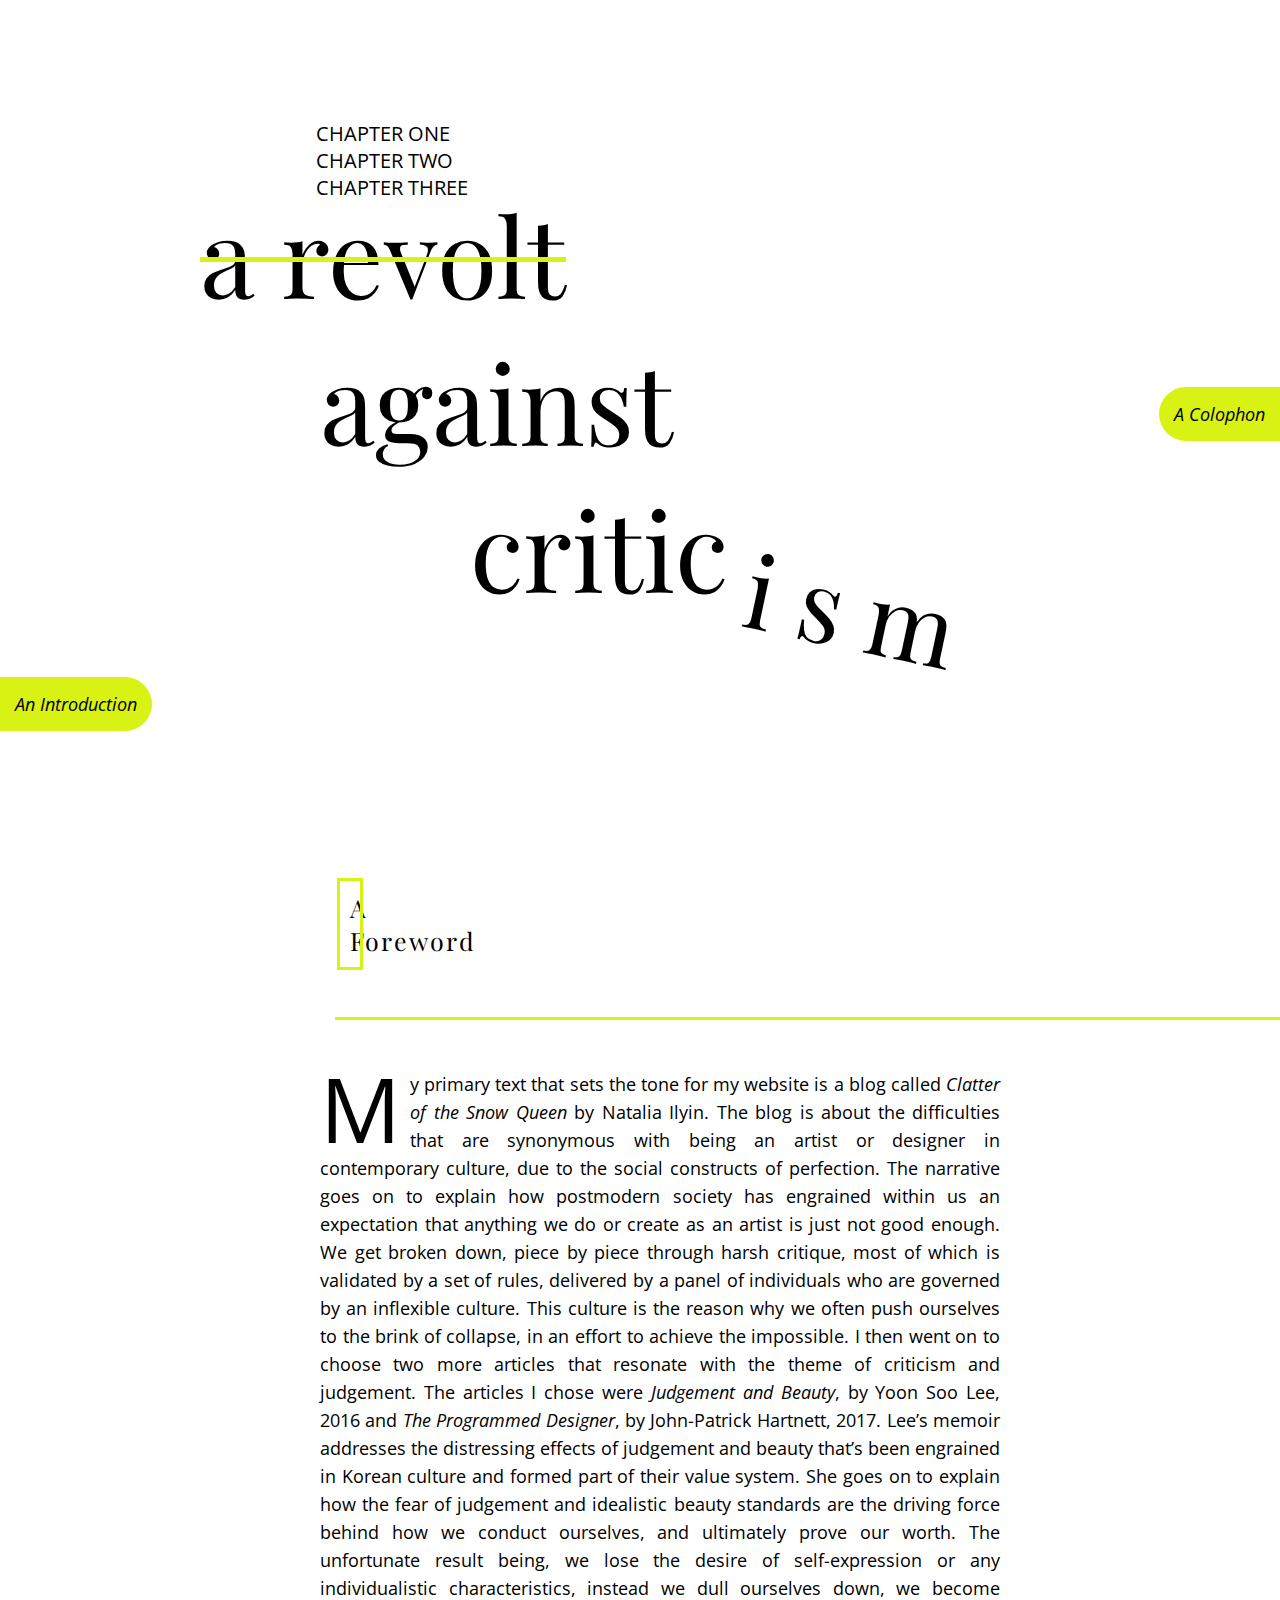
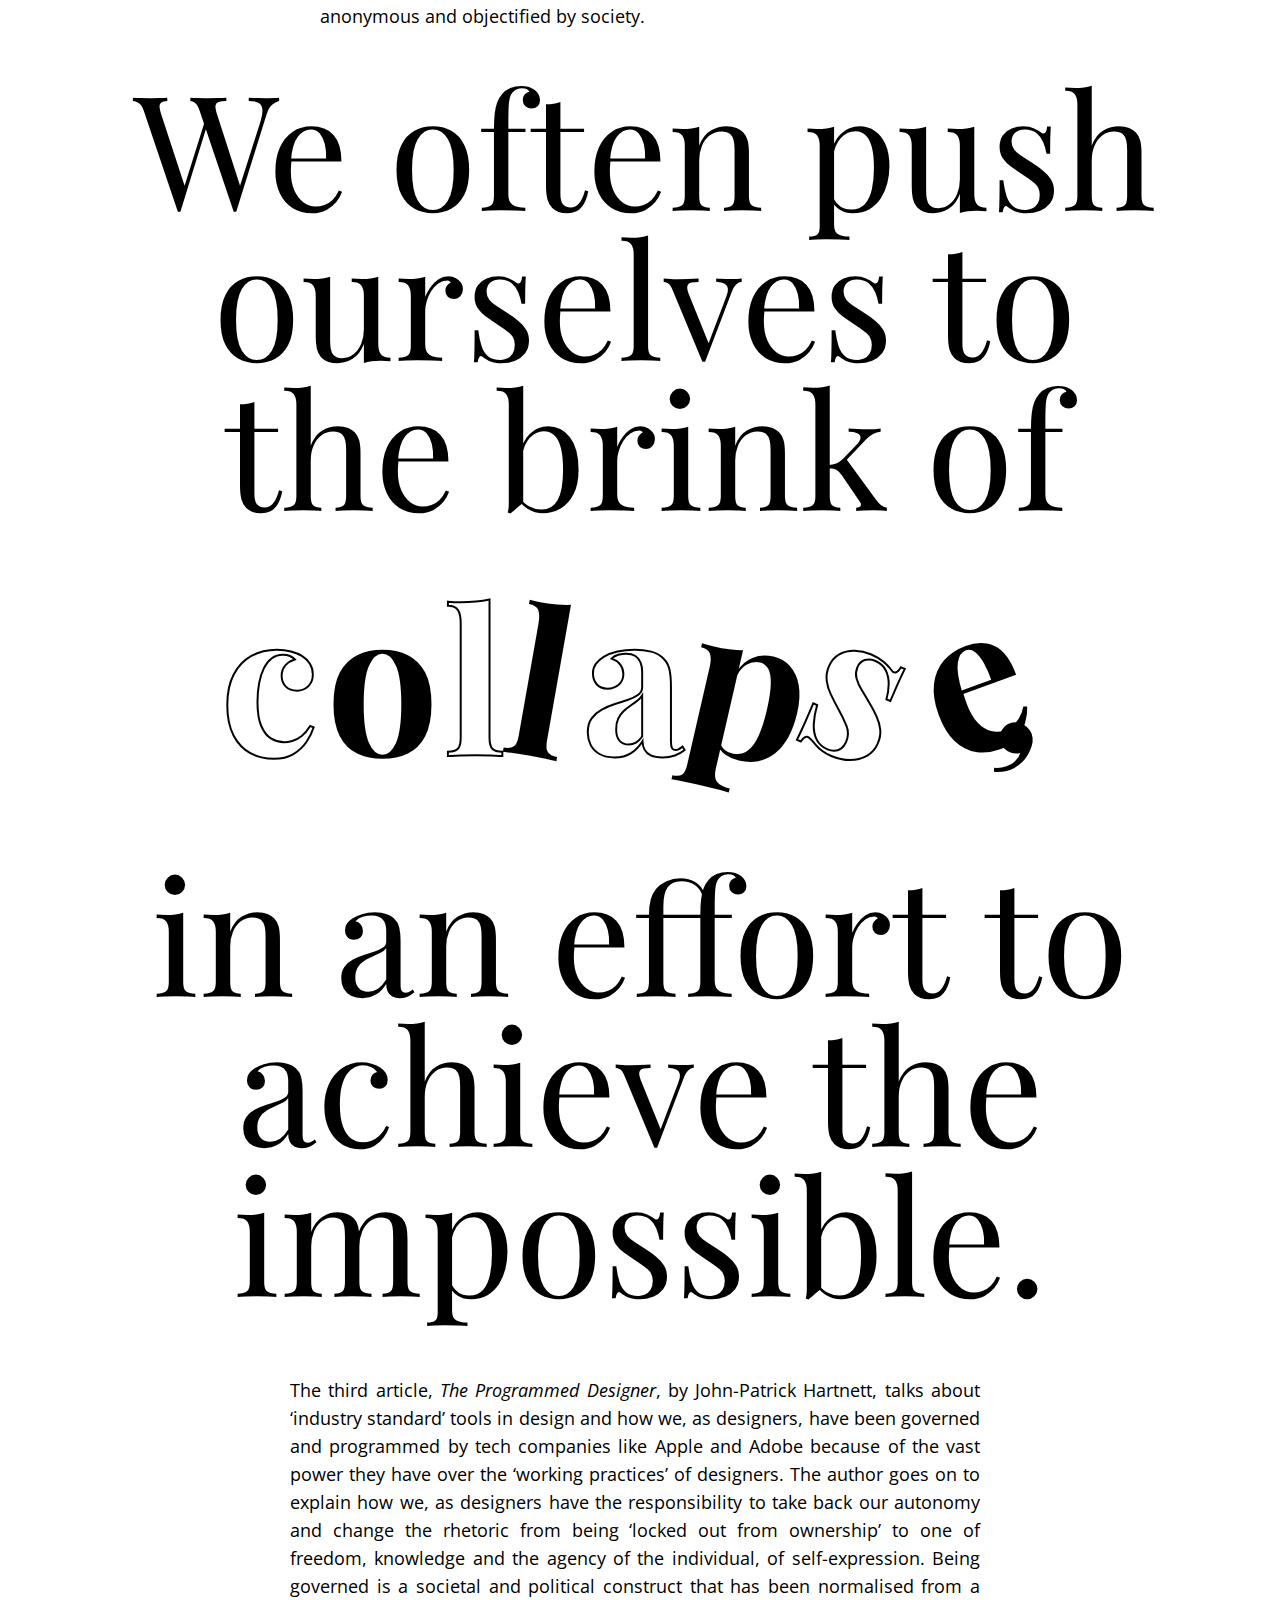
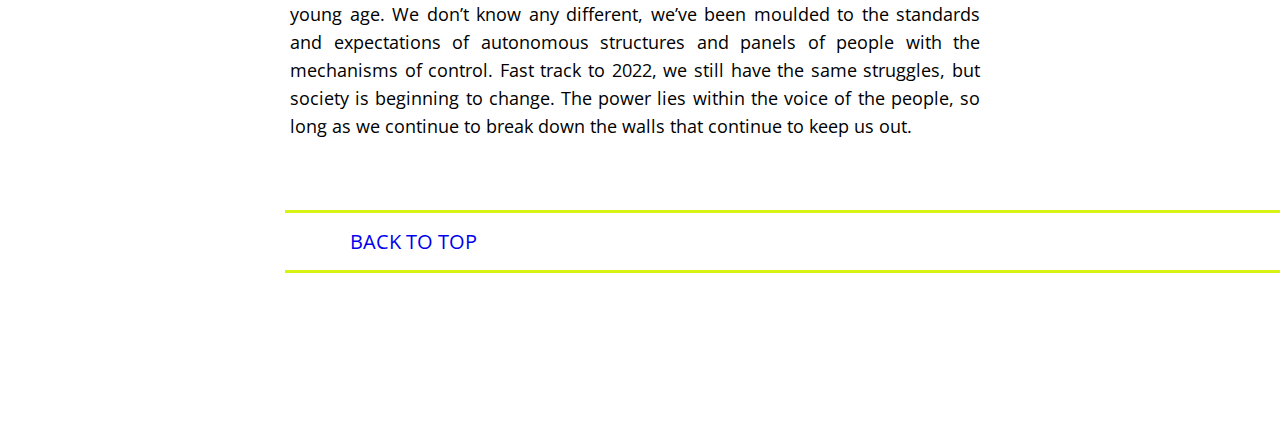
<file: index.html>
<!DOCTYPE html>
<html lang="en">
<head>
    <meta charset="UTF-8">
    <meta http-equiv="X-UA-Compatible" content="IE=edge">
    <meta name="viewport" content="width=device-width, initial-scale=1.0">
    <link rel="stylesheet" href="./style.css">
    <link href='https://fonts.googleapis.com/css?family=Open Sans Condensed:300' rel='stylesheet'>
    <link rel="preconnect" href="https://fonts.googleapis.com"><link rel="preconnect" href="https://fonts.gstatic.com" crossorigin><link href="https://fonts.googleapis.com/css2?family=Open+Sans:ital,wght@0,300;0,400;1,300&display=swap" rel="stylesheet">
    <title>A Revolt Against Criticism</title>
</head>
<body>
    <h1 class="strike">a revolt</h1>
    <h1 class="indent">against</h1>
    <h1 class="indent2">critic</h1>
<div> 
    <h1 class="indent3">
    <span class="slant1">i</span>
    <span class="slant2">s</span>
    <span class="slant3">m</span>
    </h1>
</div>
</body>
<div>
    <div id="hoverExpand">
        <div class="hoverExpand"id="intro"><em>An Introduction</em></div>
        <div class="hoverExpand" id="colophon"><em>A Colophon</em></div>
    </div>

    <div id="intro2">A Foreword</div>
    <div class="line"></div>
    <div class="p" id="p1">
        <p class="drop-cap">My primary text that sets the tone for my website is a blog called <em>Clatter of the Snow Queen</em> by Natalia Ilyin. The blog is about the difficulties that are synonymous with being an artist or designer in contemporary culture, due to the social constructs of perfection. The narrative goes on to explain how postmodern society has engrained within us an expectation that anything we do or create as an artist is just not good enough. We get broken down, piece by piece through harsh critique, most of which is validated by a set of rules, delivered by a panel of individuals who are governed by an inflexible culture. This culture is the reason why we often push ourselves to the brink of collapse, in an effort to achieve the impossible. I then went on to choose two more articles that resonate with the theme of criticism and judgement. The articles I chose were <em>Judgement and Beauty</em>, by Yoon Soo Lee, 2016 and <em>The Programmed Designer</em>, by John-Patrick Hartnett, 2017. Lee’s memoir addresses the distressing effects of judgement and beauty that’s been engrained in Korean culture and formed part of their value system. She goes on to explain how the fear of judgement and idealistic beauty standards are the driving force behind how we conduct ourselves, and ultimately prove our worth. The unfortunate result being, we lose the desire of self-expression or any individualistic characteristics, instead we dull ourselves down, we become anonymous and objectified by society.
        </p>
    </div>

    <div class="p"id="p2">
        We often push ourselves to the brink of
    </div>

    <div>
    <h2 class="quote">
        <span class="c">c</span>
        <span class="o">o</span>
        <span class="l">l</span>
        <span class="l2">l</span>
        <span class="a">a</span>
        <span class="pl">p</span>
        <span class="s">s</span>
        <span class="e">e</span>
        <span class="com">,</span>
    </h2>
    </div>
    <div class="p3"id="p3">in an effort to achieve the impossible.  
    </div>
    <div class="p4">
        The third article,<em> The Programmed Designer</em>, by John-Patrick Hartnett, talks about ‘industry standard’ tools in design and how we, as designers, have been governed and programmed by tech companies like Apple and Adobe because of the vast power they have over the ‘working practices’ of designers. The author goes on to explain how we, as designers have the responsibility to take back our autonomy and change the rhetoric from being ‘locked out from ownership’ to one of freedom, knowledge and the agency of the individual, of self-expression. Being governed is a societal and political construct that has been normalised from a young age. We don’t know any different, we’ve been moulded to the standards and expectations of autonomous structures and panels of people with the mechanisms of control. Fast track to 2022, we still have the same struggles, but society is beginning to change. The power lies within the voice of the people, so long as we continue to break down the walls that continue to keep us out.
    </div>
    <nav>
        <div><a href="./Entry1/index.html">CHAPTER ONE</a></div>
        <div><a href="./Entry2/index.html">CHAPTER TWO</a></div>
        <div><a href="./Entry3/index.html">CHAPTER THREE</a></div>
    </nav>
    <div class="bnav1"></div>
    <div class="bottomnav"><a href="./index.html">BACK TO TOP</a></div>
    <div class="bnav2"></div>
    </div>
</html>
</file>
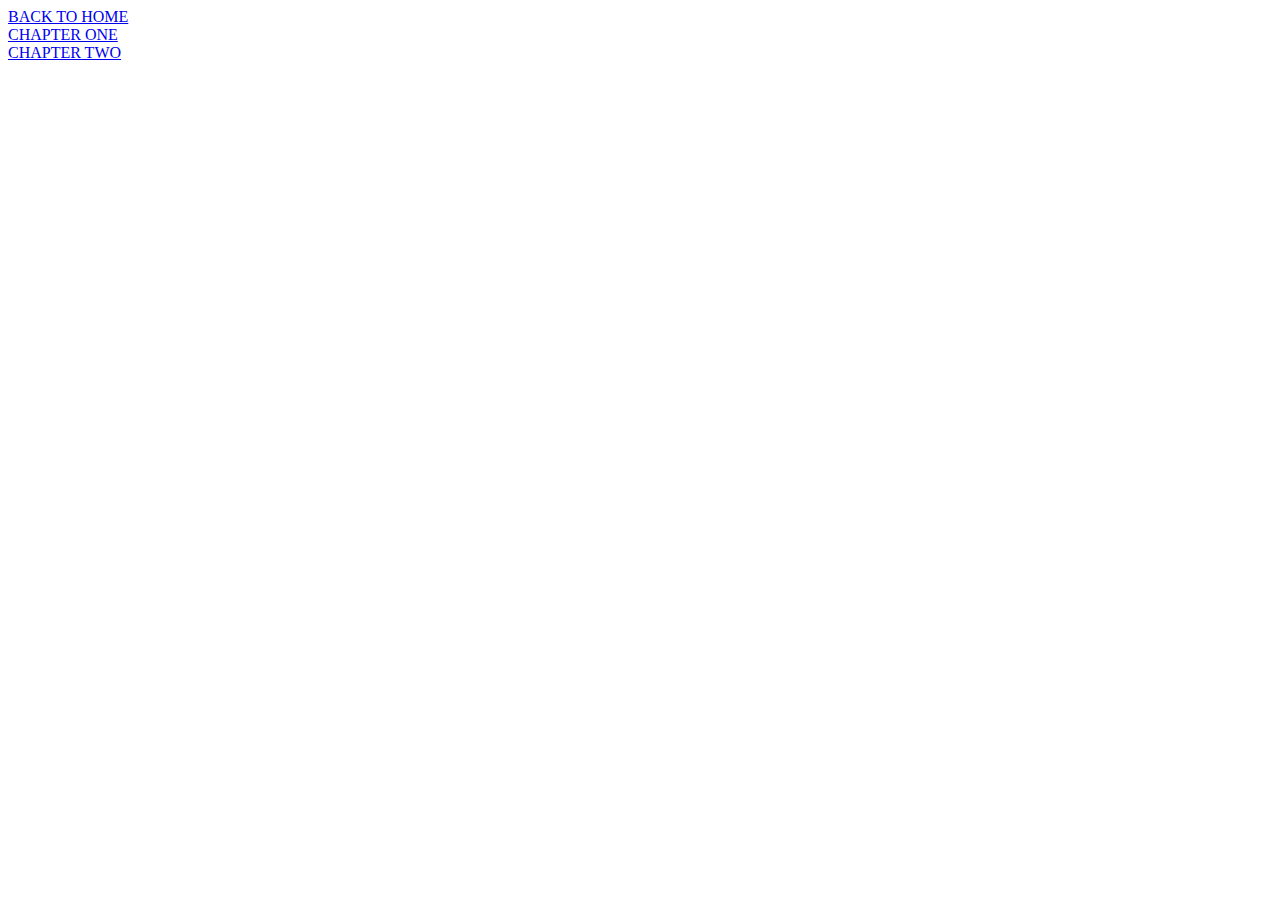
<file: Entry3/index.html>
<!DOCTYPE html>
<html lang="en">
<head>
    <meta charset="UTF-8">
    <meta http-equiv="X-UA-Compatible" content="IE=edge">
    <meta name="viewport" content="width=device-width, initial-scale=1.0">
    <title>Document</title>
</head>
<body>
    <div><a href="../index.html">BACK TO HOME</a></div>
    <div><a href="./Entry 1/index.html">CHAPTER ONE</a></div>
    <div><a href="./Entry 2/index.html">CHAPTER TWO</a></div>
</body>
</html>
</file>
<file: style.css>
@import url('https://fonts.googleapis.com/css2?family=Playfair+Display:ital,wght@0,400;0,500;0,600;1,400&display=swap');
@import url('https://fonts.googleapis.com/css2?family=Open+Sans:ital,wght@0,300;0,400;1,300&display=swap');

 :root{
    --black:#000000;
    --white:#ffffff;
    --green:#D8F213;
}

* {
    margin: 0;
    padding: 0;
  }

  /* HEADER */

h1{
    font-family: 'Playfair Display', serif;
    font-size: 110px;
    font-weight: lighter;   
}

.strike{
    text-decoration: #D8F213 5px line-through;
    margin-left: 200px;
    margin-top: 180px;
}
.indent{
    text-indent: 50px;
    margin-left: 270px;
}
.indent2{
    text-indent: 110px;
    margin-left: 360px;
    position: absolute;
}
.indent3{
    font-family: 'Playfair Display', serif;
    font-size: 100px;
    transform: rotate(12deg);
    margin-right: 20px;
    margin-top: 20px;
    letter-spacing: 0px;
}
.slant1{
    text-indent: 130px;
    margin-left: 750px;
    margin-top: 90px;
}
.slant2{
    text-indent: 150px;
    margin-bottom: 200px;
    margin-top: 20px;
    rotate: 25deg;
      
}
.slant3{
    text-indent: 140px;
   
}
#hoverExpand{ 
display:flex;
justify-content: space-between;
}
.hoverExpand{
    background-color: var(--green);
    width:fit-content;
    height:fit-content;
    border-radius:0px 40px 40px 0px;
    padding:15px;
}
#colophon{
    border-radius: 40px 0px 0px 40px;
    margin-top: -240px;
    margin-left: -150px;
    right: 0px;
    position: absolute;
}
#colophon:hover{
    margin-left: 0px;
    padding-right: 650px;
}

#intro{
    margin-top: 50px;

}
#intro:hover{
    margin-right: 0px;
    padding-left: 620px;
}

/* NAV */

nav{
    margin-left: 20%;
    margin-top: 50px;
    padding-top: 20px;
    font-family: 'Open Sans Condensed';
    font-size: 20px;
    width: 100%;
    overflow: auto;
    top:50px;
    position:absolute;
    /* background-color: var(--white); */
    /* padding: 50px; */
    /* background-size: 2000px 50px; */
    /* margin: auto;   */
}
nav a{
    padding: 60px;
    /* float:left; */
    text-decoration: none;
    color: #000000;
    width: 33.3%;
    
}
nav a:hover{
    text-decoration:#D8F213 5px underline;

}

/* LANDING PAGE - INTRODUCTION */

body{
    font-family: 'open sans'; font-size: 18px;
}

#intro2{
    font-family:'playfair display';font-size: 25px;
    letter-spacing: 2px;
    margin-top: 160px;
    margin-bottom: 80px;
    margin-left: 350px;
    margin-right: 1070px;
    outline: 3px solid var(--green);
    outline-offset: 10px;
    border-radius: 40px 40px 40px 40px;

    /* text-decoration-line: var(--green);
    text-decoration:#D8F213 5px border;
    border width:fit-content;
    border height:fit-content;
    border-radius:0px 40px 40px 0px;
    padding:20px; */
    
}

.line{
    height: 3px;
    width: 975px;
    background-color: var(--green);
    margin-left: 335px;
    margin-bottom: 50px;
    margin-top: -20px;
}

p {
    font-family:'open sans', sans-serif;
    font-size: 1em;
    width: 100%;
    margin-left: 70px;
    margin-right: 70px;
  }
  
  p::first-letter {
    float: left;
    font-size: 5em;
    margin: 0 .1em 0 0;
    line-height: 0.85;
  }
#p1{
    margin-left: 250px;
    margin-right: 350px;
    text-align: justify;
    line-height: 28px;
}
#p2{
    margin-left: 80px;
    margin-top: 40px;
    margin-right: 70px;
    text-align: center;
    font-family: 'playfair display'; font-size: 160px;
    line-height: 150px;
}

#p2:hover {
    color: #D8F213;
} 

.quote{
    margin-left: 70px;
    margin-top: 20px;
    margin-bottom: 50px;
    margin-right: 70px;
    text-align: center;
    font-family: 'playfair display'; font-size: 200px;
    position:relative;
    letter-spacing: -20px;
}


#p3:hover {
    color: #D8F213;
}

.c{
    color: black;
    -webkit-text-fill-color: white; /* Will override color (regardless of order) */
    -webkit-text-stroke-width: 2px;
    -webkit-text-stroke-color: black;
}
.l{
    color: black;
    -webkit-text-fill-color: white; /* Will override color (regardless of order) */
    -webkit-text-stroke-width: 2px;
    -webkit-text-stroke-color: black;
}

.l2{
    transform: rotate(10deg);
    display:inline-block;
}

.a{
    color: black;
    -webkit-text-fill-color: white; /* Will override color (regardless of order) */
    -webkit-text-stroke-width: 2px;
    -webkit-text-stroke-color: black;
}
.pl{
    transform: rotate(13deg);
    display:inline-block;
}

.s{
    color: black;
    -webkit-text-fill-color: white; /* Will override color (regardless of order) */
    -webkit-text-stroke-width: 2px;
    -webkit-text-stroke-color: black;
    transform: rotate(23deg);
    display:inline-block;
}
.e{
    transform: rotate(-20deg);
    display:inline-block;
}

.com{
    transform: rotate(30deg);
    display:inline-block;
}
.p3{
    margin-left: 70px;
    margin-top: 40px;
    margin-right: 70px;
    text-align: center;
    font-family: 'playfair display'; font-size: 160px;
    line-height: 150px;
}

.p4{
    margin-left: 290px;
    margin-right: 300px;
    margin-top: 70px;
    margin-bottom:70px;
    text-align: justify;
    line-height: 28px;
}

.bnav1{
    height: 3px;
    width: 1010px;
    margin-left: 285px;
    background-color: var(--green);
}

.bnav2{
    height: 3px;
    width: 1010px;
    margin-left: 285px;
    background-color: var(--green);
    margin-bottom: 150px;
}

.bottomnav{
    margin-top: 15px;
    margin-bottom: 15px;
    margin-left: 350px;
    font-family: 'Open Sans Condensed';
    font-size: 20px;
    color: #000000;
    width: 100%;
    overflow: auto;
}

a:link { text-decoration: none; }

a:visited { text-decoration: none; }

a:active { text-decoration: none; }



/* RESPONSIVE DESIGN QUERIES */

@media only screen and (max-width:600px) {
   nav{
    display:flex;
    position: fixed;
    top: 0;
    /* float: none; */
    /* display: block; */
    /* width: 100%; */
    /* text-align: left; */
   }
   #colophon{
    /* margin-top: -50px; */
   } 
   
   body{
    
   }
   p {
    margin-left: 0px;
    margin-right: 0px;
  }
  #p1{
    margin-left: 30px;
    margin-right: 50px;
    text-align: left;
    line-height: 28px;
}
h1{
    font-size: 60px; 
}

.strike{
    margin-left: 30px;
    margin-top: 130px;
    margin-bottom: -12px;
    font-size: 65px;
}
.indent{
    /* text-indent: 50px; */
    margin-left: 60px;
    font-size: 65px;
    margin-bottom: 5px;
}
.indent2{
    /* text-indent: 110px; */
    margin-left: -85px;
    /* position: absolute; */
    font-size: 65px;
    margin-top: -10px;
}
.indent3{
    font-size: 65px;
    margin-right: 20px;
    margin-top: 14px;
    margin-left: 180px;
    margin-bottom: 10px;
    letter-spacing: 0px;
}
.slant1{
    text-indent: 130px;
    margin-top: 90px;
    margin-left: 0px;
}
.slant2{
    text-indent: 0px;
    margin-top: 15px;
    rotate: 25deg;
      
}
}
</file>
